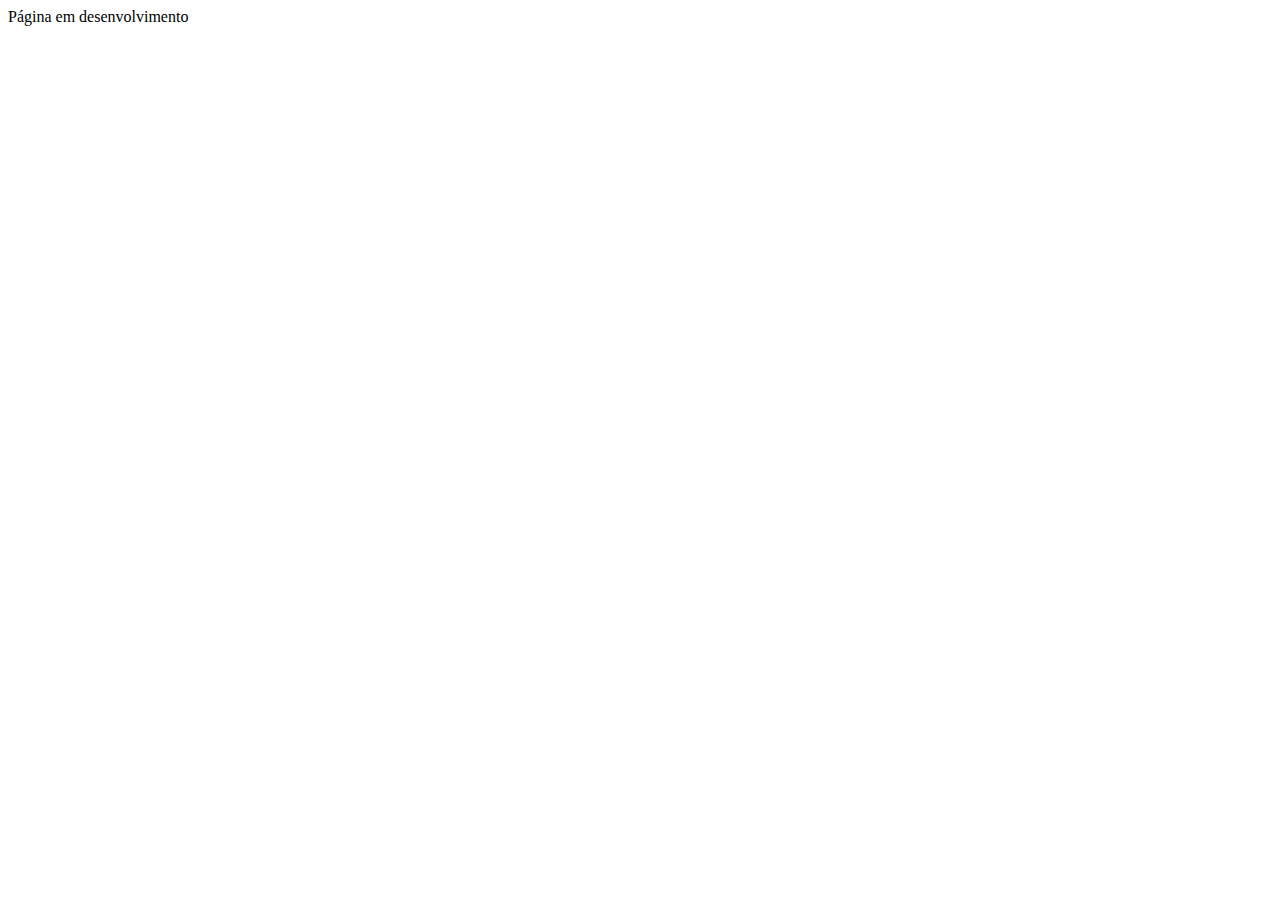
<file: src/pages/leitura.html>
<!DOCTYPE html>
<html lang="en">
<head>
    <meta charset="UTF-8">
    <meta name="viewport" content="width=device-width, initial-scale=1.0">
    <title>Wolf - Livro</title>
</head>
<body>
    Página em desenvolvimento
</body>
</html>
</file>
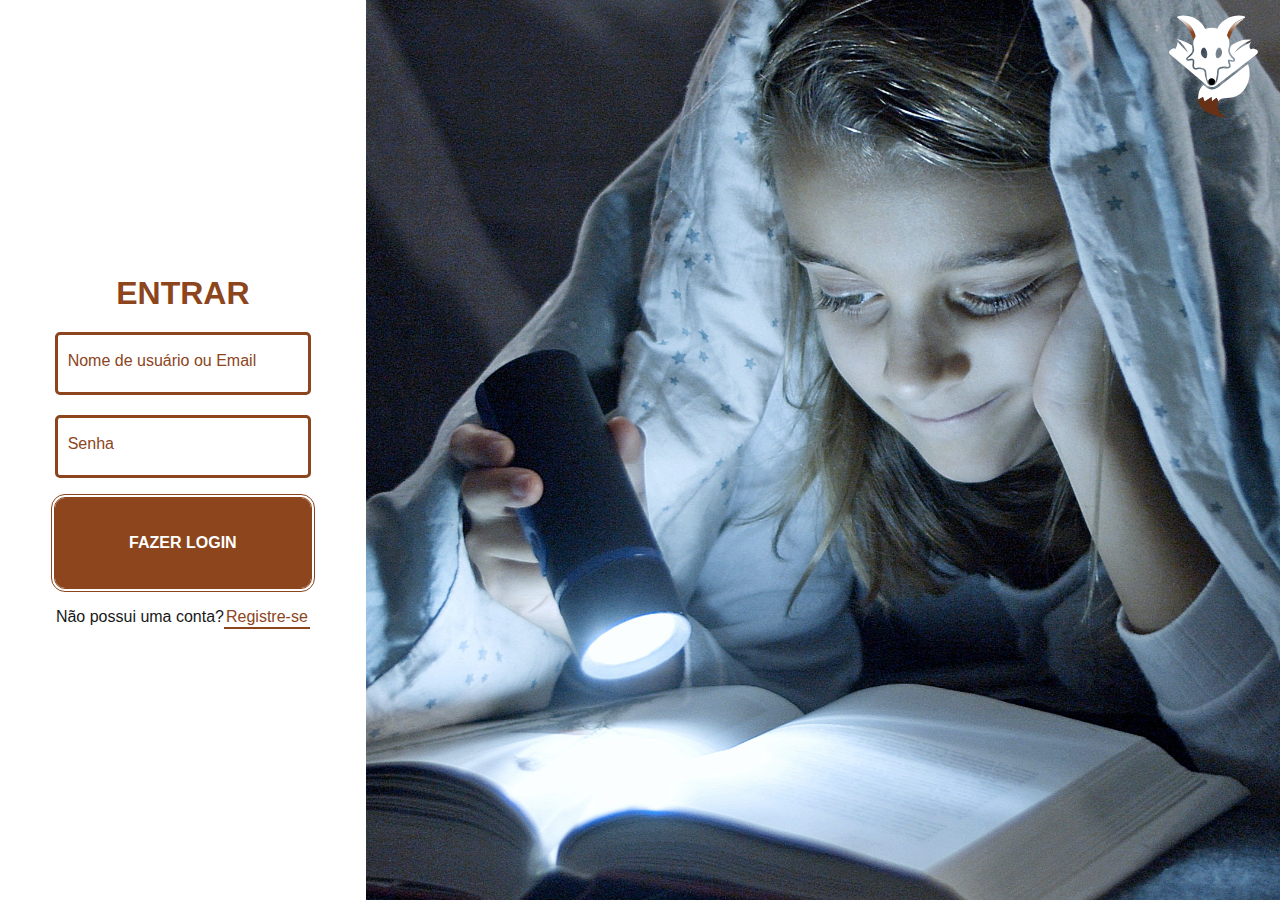
<file: src/pages/login.html>
<!DOCTYPE html>
<html lang="pt-br">
<head>
    <meta charset="UTF-8">
    <meta name="viewport" content="width=device-width, initial-scale=1.0">
    <link rel="stylesheet" href="../CSS/login-register.css">
    <link rel="stylesheet" href="../CSS/global.css">
    <link rel="stylesheet" href="../CSS/responsiveLoginRegister.css">
    <title>Wolf - página de login</title>
</head>
<body>
    <header>
        <a href="../../index.html" class="logoHome">
            <img src="../imagem/Logo-Branco.svg" alt="Logo-Livraria-Wolf">
        </a>
    </header>
    <main class="mainLoginRegister MainLogin">
        <form action="#" class="formRegister login">
            <h1>ENTRAR</h1>
            <div class="boxRelative">
                <label for="nameLogin" class="labelLR labelLogin">
                    Nome de usuário ou Email
                </label>
                <input type="text" id="nameLogin" class="inputLR inputLogin" autocomplete="off">
            </div>
            <div class="boxRelative">
                <label for="passwordLogin" class="labelLR labelLogin">
                    Senha
                </label>
                <input type="password" id="passwordLogin" class="inputLR inputLogin" autocomplete="off">
            </div>
            <div class="confirmBox">
                <label for="registerLogin" class="registerLabel LoginLabel">
                    FAZER LOGIN
                    <input type="submit" value="REALIZAR LOGIN" id="registerLogin">
                </label>
            </div>
            <span class="loginTalk">Não possui uma conta?<a href="./register.html" class="loginAndRegisterA loginA">Registre-se</a></span>
        </form>
        <div class="background loginBG">
        </div>
    </main>
    <script src="../JS/labels.js"></script>
    </main>
</body>
</html>
</file>
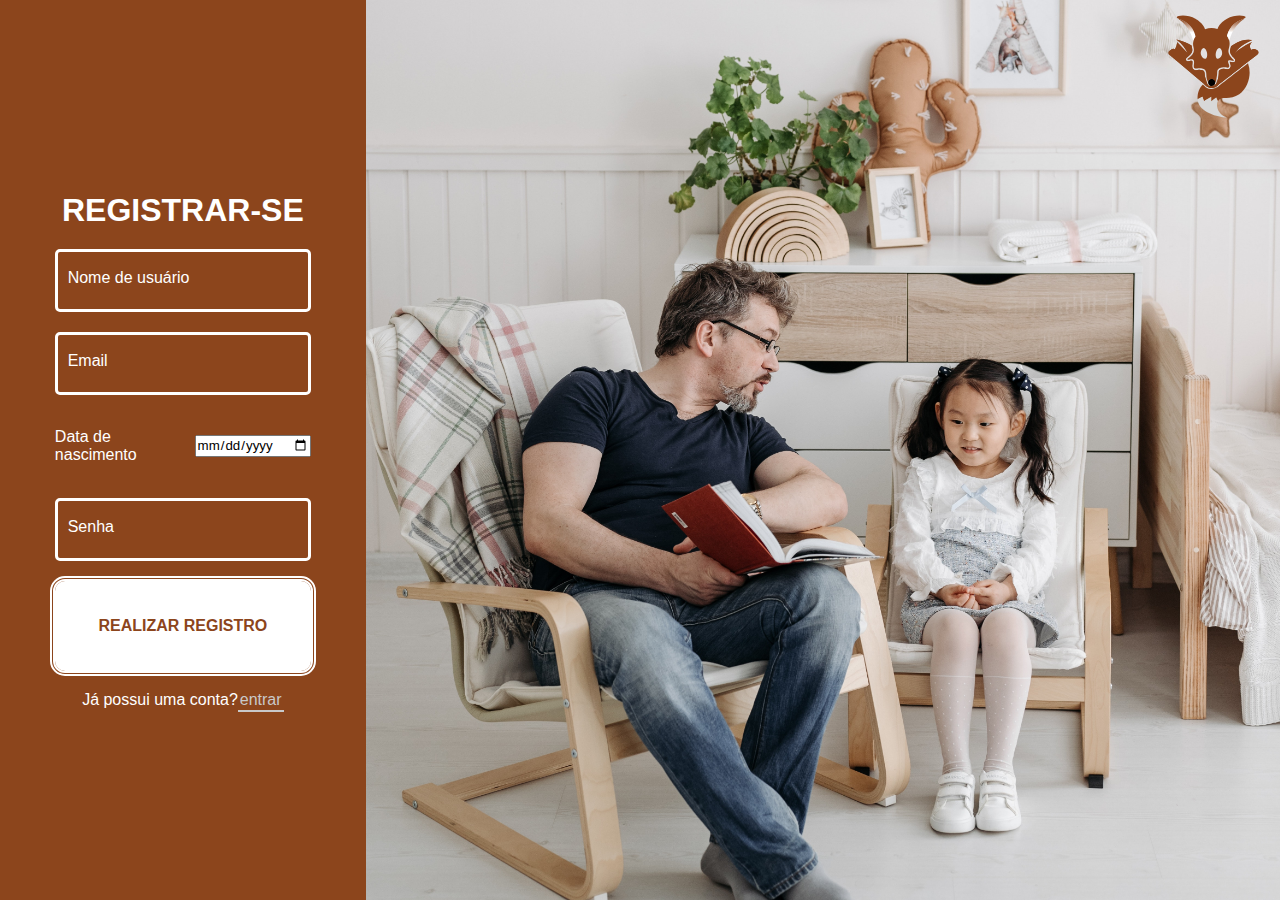
<file: src/pages/register.html>
<!DOCTYPE html>
<html lang="pt-br">
<head>
    <meta charset="UTF-8">
    <meta name="viewport" content="width=device-width, initial-scale=1.0">
    <link rel="stylesheet" href="../CSS/login-register.css">
    <link rel="stylesheet" href="../CSS/global.css">
    <link rel="stylesheet" href="../CSS/responsiveLoginRegister.css">
    <title>Wolf - página de registro</title>
</head>
<body>
    <header>
        <a href="../../index.html" class="logoHome">
            <img src="../imagem/Logo-Marrom.svg" alt="Logo-Livraria-Wolf">
        </a>
    </header>
    <main class="mainLoginRegister">
        <form action="#" class="formRegister">
            <h1>REGISTRAR-SE</h1>
            <div class="boxRelative">
                <label for="name" class="labelLR">
                    Nome de usuário
                </label>
                <input type="text" id="name" class="inputLR" autocomplete="off">
            </div>
            <div class="boxRelative">
                <label for="email" class="labelLR">
                    Email
                </label>
                <input type="email" id="email" class="inputLR" autocomplete="off">
            </div>
            <div class="boxRelative birthday">
                <label for="birthday">
                    Data de nascimento
                </label>
                <input type="date" id="birthday">
            </div>
            <div class="boxRelative">
                <label for="password" class="labelLR">
                    Senha
                </label>
                <input type="password" id="password" class="inputLR" autocomplete="off">
            </div>
            <div class="confirmBox">
                <label for="register" class="registerLabel">
                    REALIZAR REGISTRO
                    <input type="submit" value="REALIZAR REGISTRO" id="register">
                </label>
            </div>
            <span>Já possui uma conta?<a href="./login.html" class="loginAndRegisterA">entrar</a></span>
        </form>
        <div class="background">
        </div>
    </main>
    <script src="../JS/labels.js"></script>
</body>
</html>
</file>
<file: src/CSS/login-register.css>
header{
    width: 100vw;
    height: 20vh;
    display: flex;
    padding: 10px;
    justify-content: flex-end;
    position: absolute;
}

.logoHome{
    width: 9%;
}

.logoHome img{
    width: 100%;
}

.formRegister{
    display: flex;
    height: 100vh;
    width: 40vw;
    background-color: #8C451C;
    justify-content: center;
    align-items: center;
    flex-direction: column;
    gap: 20px;
}

.login{
    background-color: #fff;
    color: #8C451C;
}

.background{
    height: 100vh;
    width: 100%;
    background: url(../imagem/registerBackground.jpg) 53% 80% no-repeat;
    background-size: 120%;
}

.loginBG{
    background: url(../imagem/loginBackground.jpg) 40% 50% no-repeat;
    background-size: 210%;
}

.mainLoginRegister{
    display: flex;
    color: #fff;
}

.boxRelative{
    width: 70%;
    height: 7%;
    position: relative;
    display: flex;
    align-items: flex-end;
}

.labelLR{
    position: absolute;
    top: 32%;
    left: 5%;
    transition: ease 200ms;
}

.birthday{
    display: flex;
    align-items: center;
    justify-content: center;
    gap: 20px;
}

.inputLR{
    border: 3px #fff solid;
    border-radius: 5px;
    outline: none;
    width: 100%;
    height: 100%;
    background: none;
    padding: 10px;
    color: #fff;
    transition: ease 200ms;
}

.inputLogin{
    border: 3px #8C451C solid;
    color: #8C451C;
}
.boxRelative .inputLogin:focus{
    color: #8C451C;
    border: #8C451C 4px double;
}

.inputLR:focus{
    color: #fff;
    border: #c9c9c9 4px solid;
    transition: ease 200ms;
}

.labelActive {
    background-color: #8C451C;
    top: -10%;
    padding: 0 8px;
    transition: ease 200ms;
    text-align: center;
}

.labelLogin{
    background-color: #fff;
}

#register, #registerLogin{
    display: none;
    transition: ease 200ms;
}

.registerLabel{
    display:flex;
    justify-content: center;
    align-items: center;
    width: 20vw;
    height: 10vh;
    outline: #fff 5px double;
    background-color: #fff;
    border-radius: 10px;
    cursor: pointer;
    font-weight: 550;
    transition: ease 200ms;
    color: #8C451C;
}

.registerLabel:hover{
    background-color: #8C451C;
    color: #fff;
    transform: scale(1.1);
    transition: ease 200ms;
}

.loginAndRegisterA{
    color: #c9c9c9;
    padding: 2px;
    border-bottom: #c9c9c9 2px solid;
}

.loginTalk{
    color: #181818;
}

.loginTalk .loginA{
    color: #8C451C;
    border-bottom: #8C451C 2px solid;
}

.LoginLabel{
    background-color: #8C451C;
    color: #fff;
    outline: #8C451C 4px double;
}

.LoginLabel:hover{
    background-color: #fff;
    color: #8C451C;
}
</file>
<file: src/CSS/global.css>
*{
    margin: 0;
    padding: 0;
    box-sizing: border-box;
    font-family: 'Quicksand', sans-serif;
}

li, a{
    list-style: none;
    text-decoration: none;
}
</file>
<file: src/CSS/responsiveLoginRegister.css>
@media (max-width: 750px){
.background{
    display: none;
}
.formRegister{
    width: 80%;
    height: 85vh;
    border-radius: 20px;
    outline: 5px #8C451C double;
}
.mainLoginRegister{
    justify-content: center;
    align-items: center;
    height: 100vh;
    width: 100vw;
}
.registerLabel{
    font-size: 0.7rem;
}

.MainLogin{
    background-color: #8C451C;
}

.login{
    outline: 5px #fff double;
}
}
</file>
